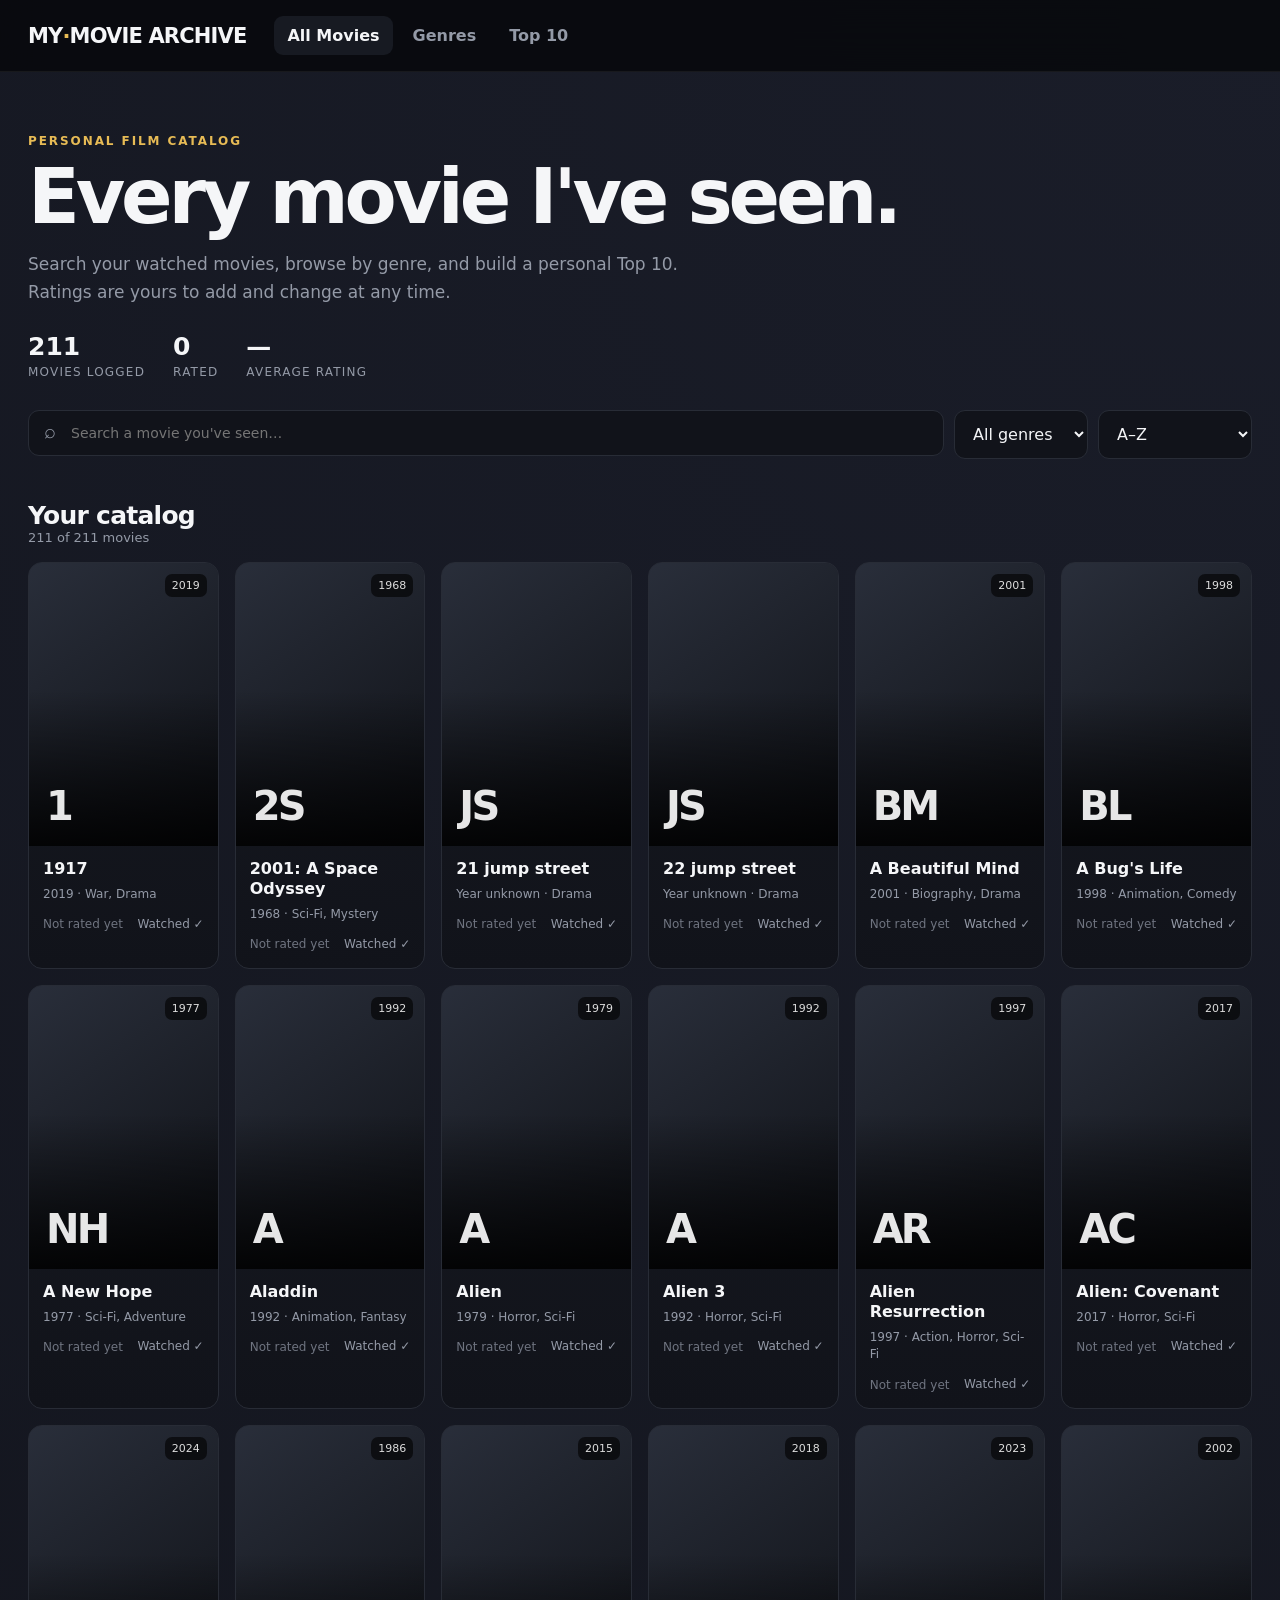
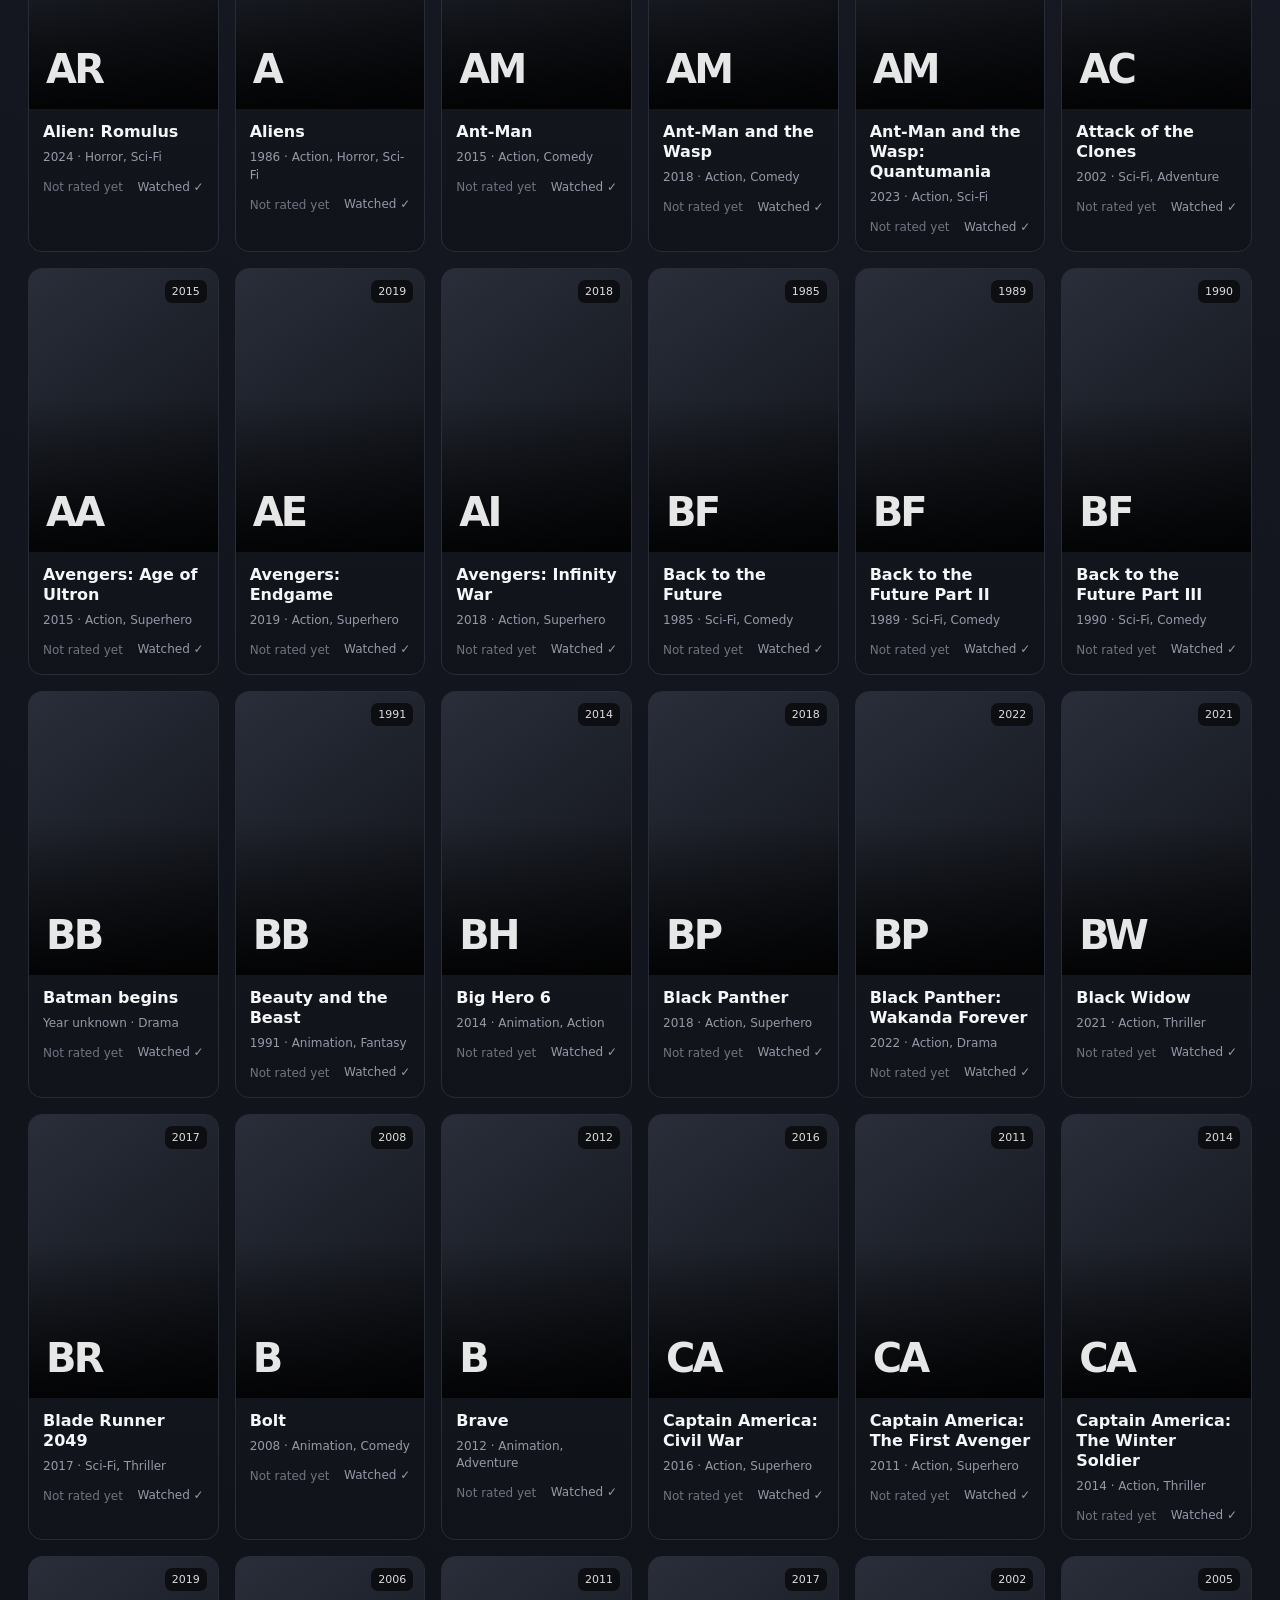
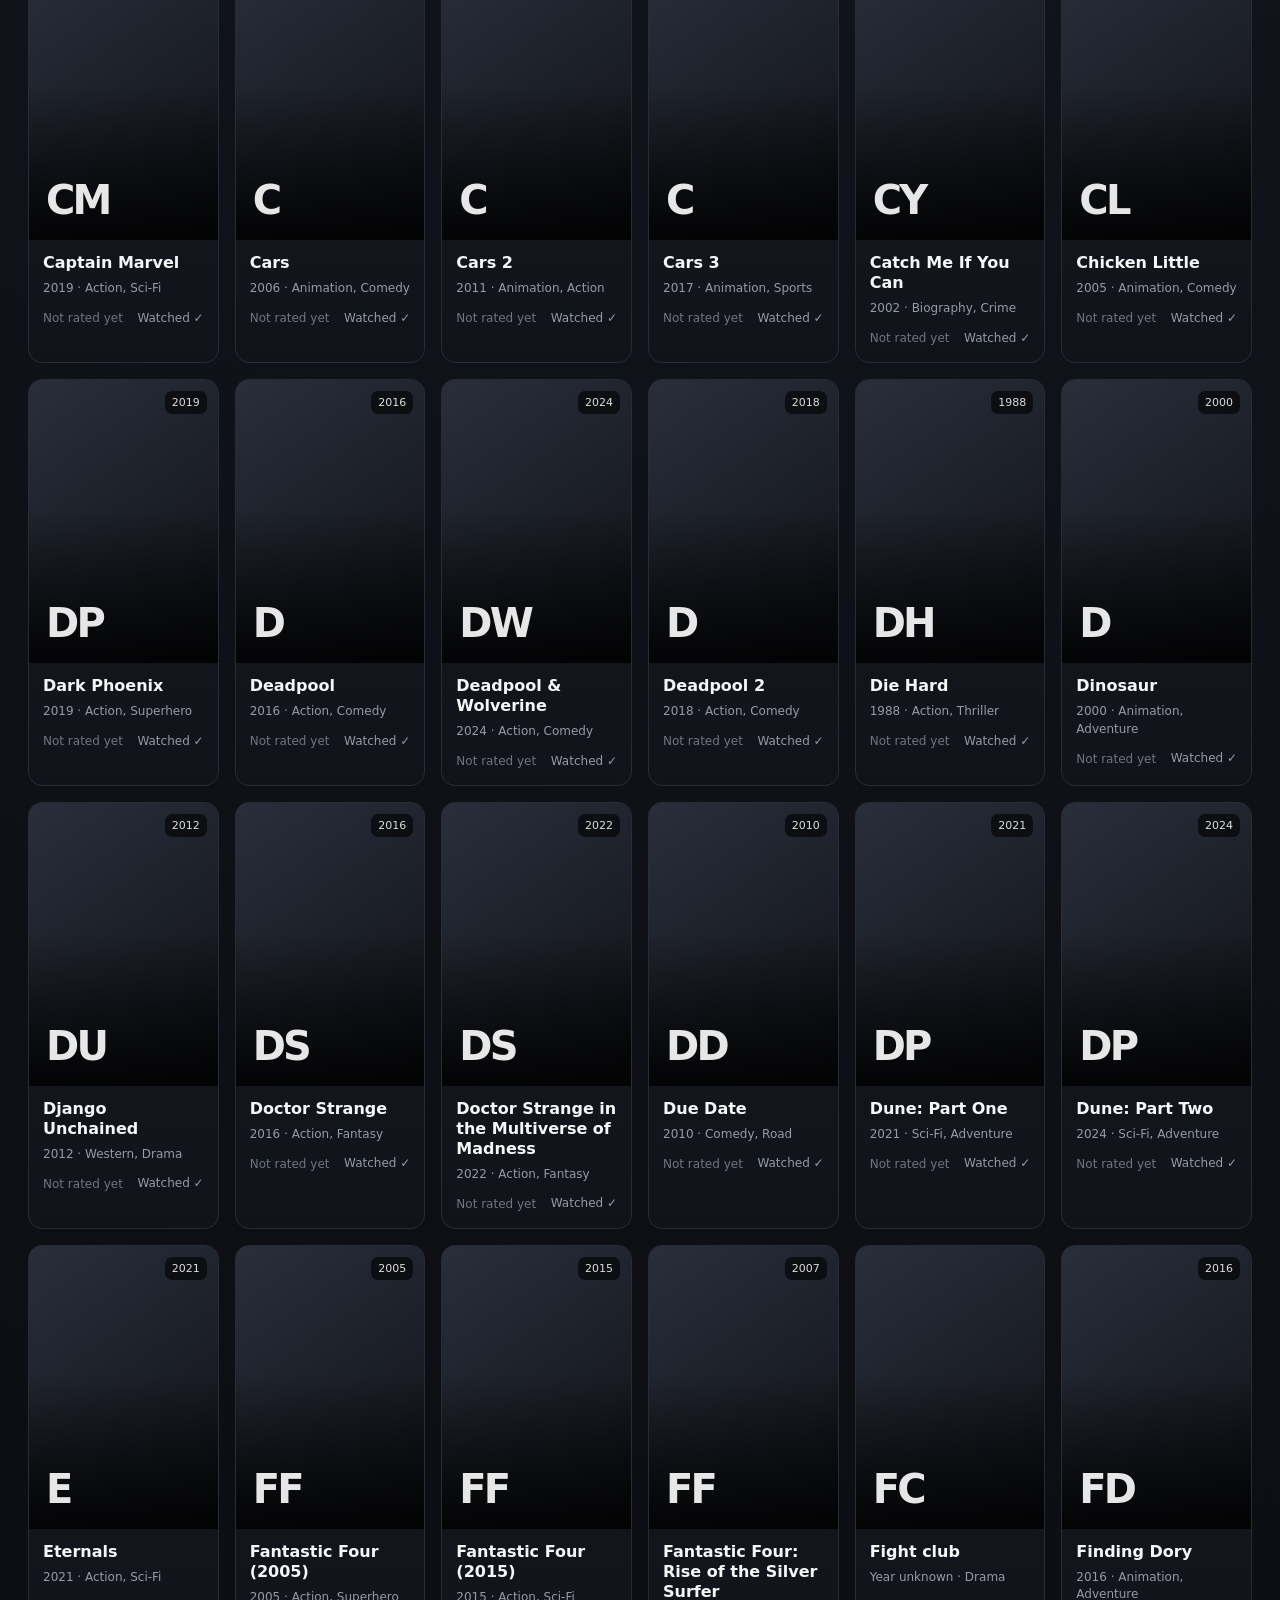
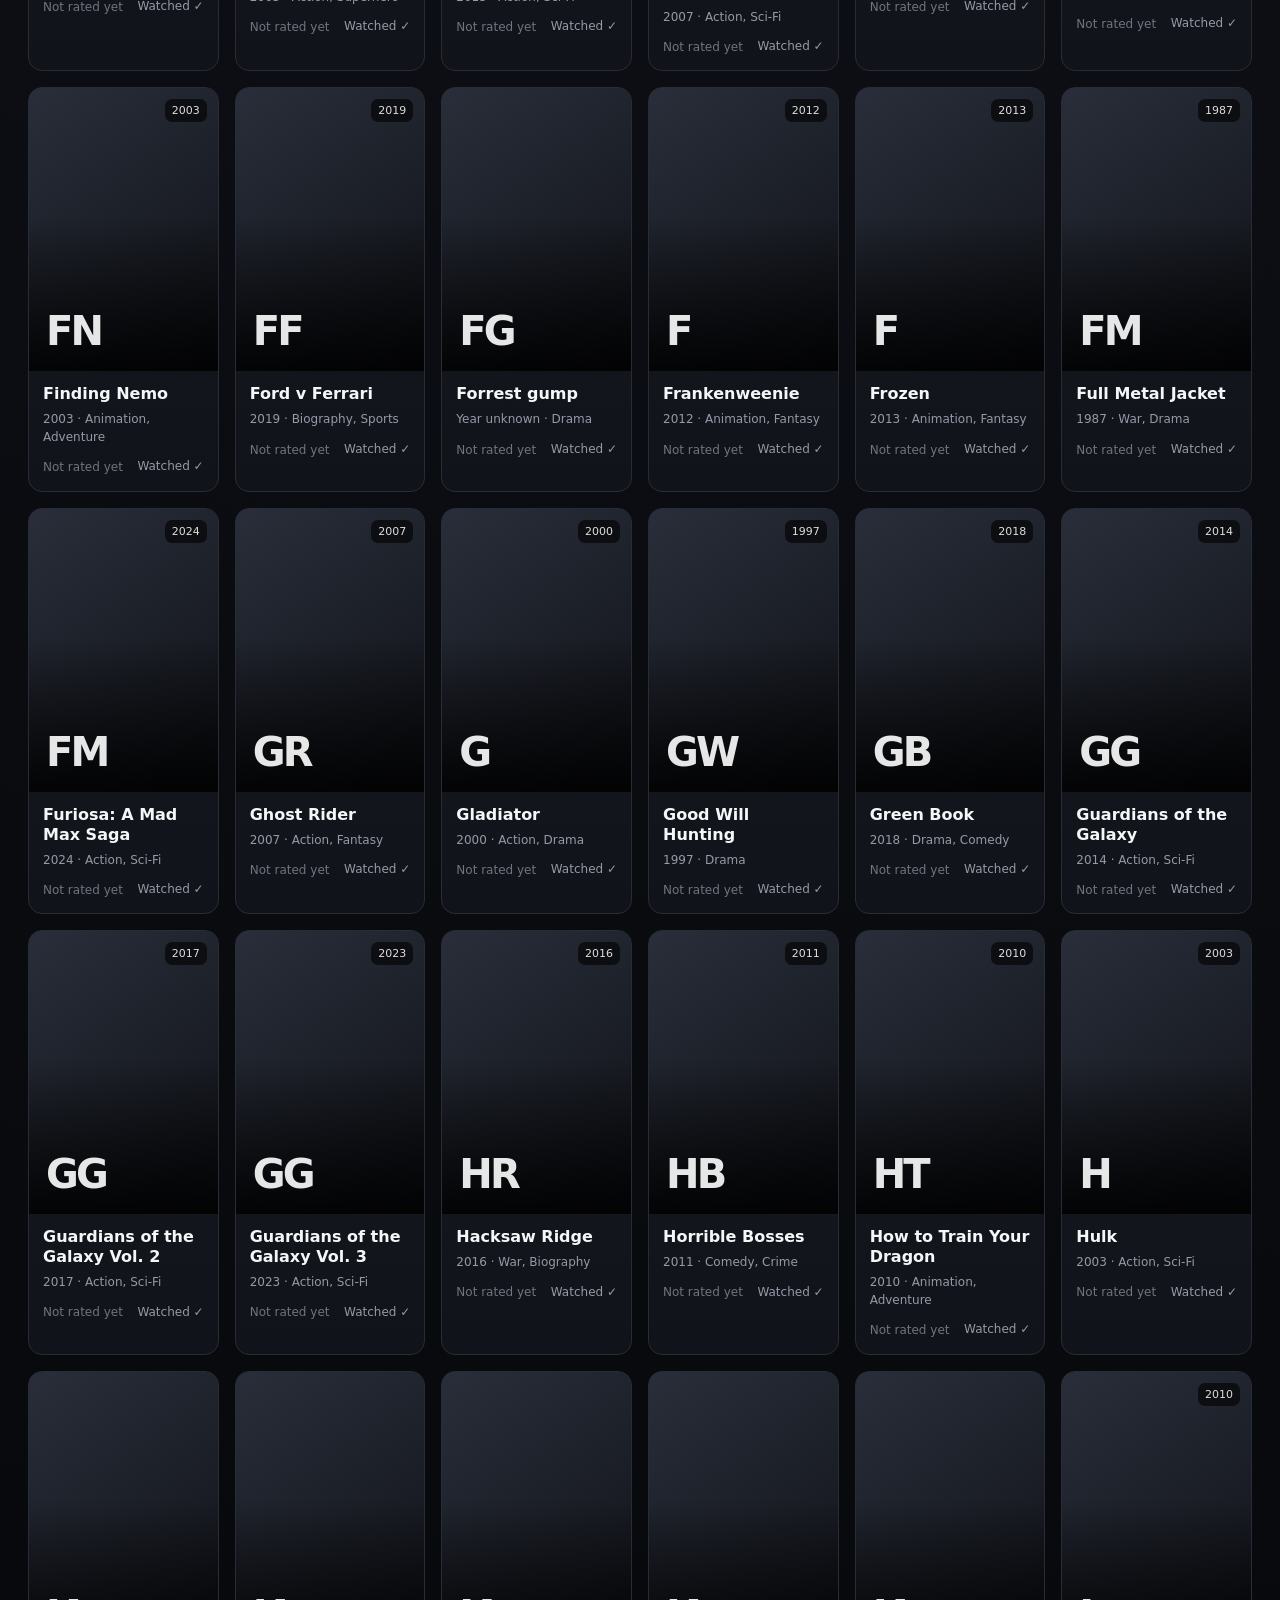
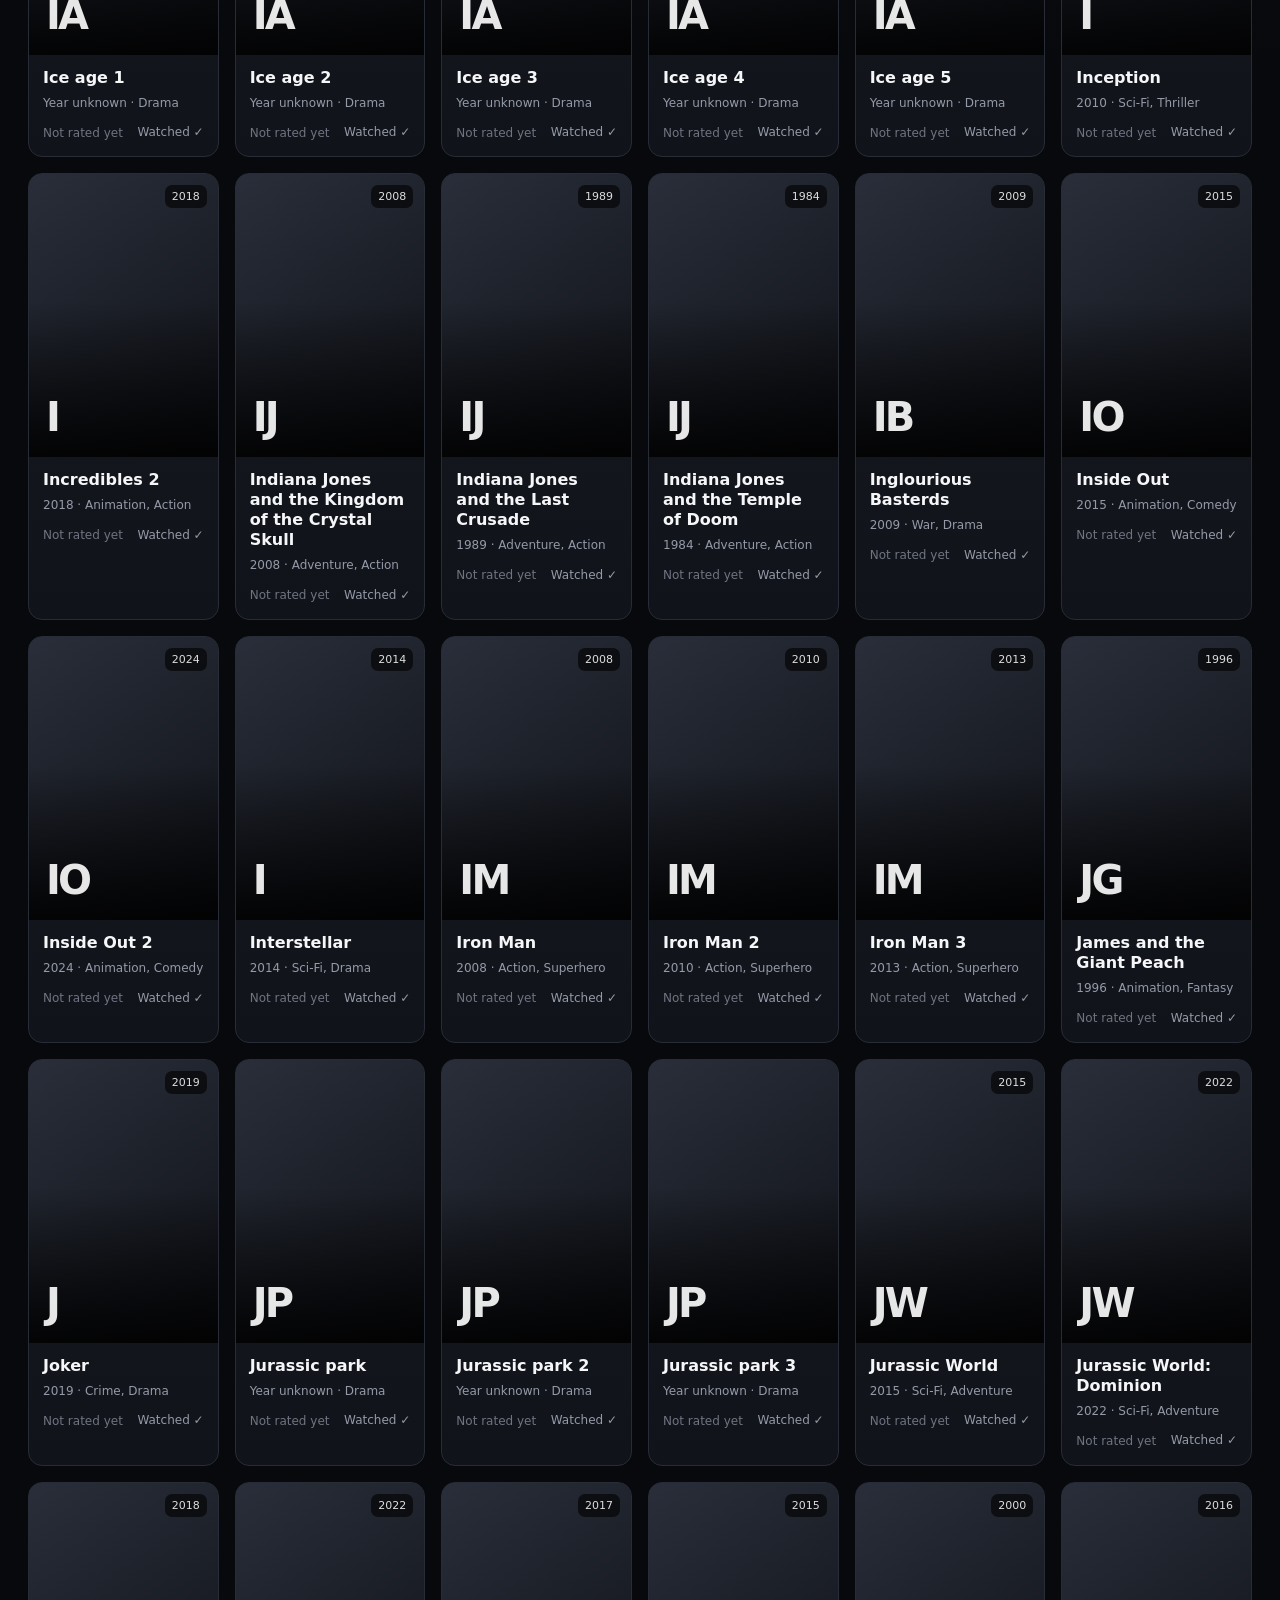
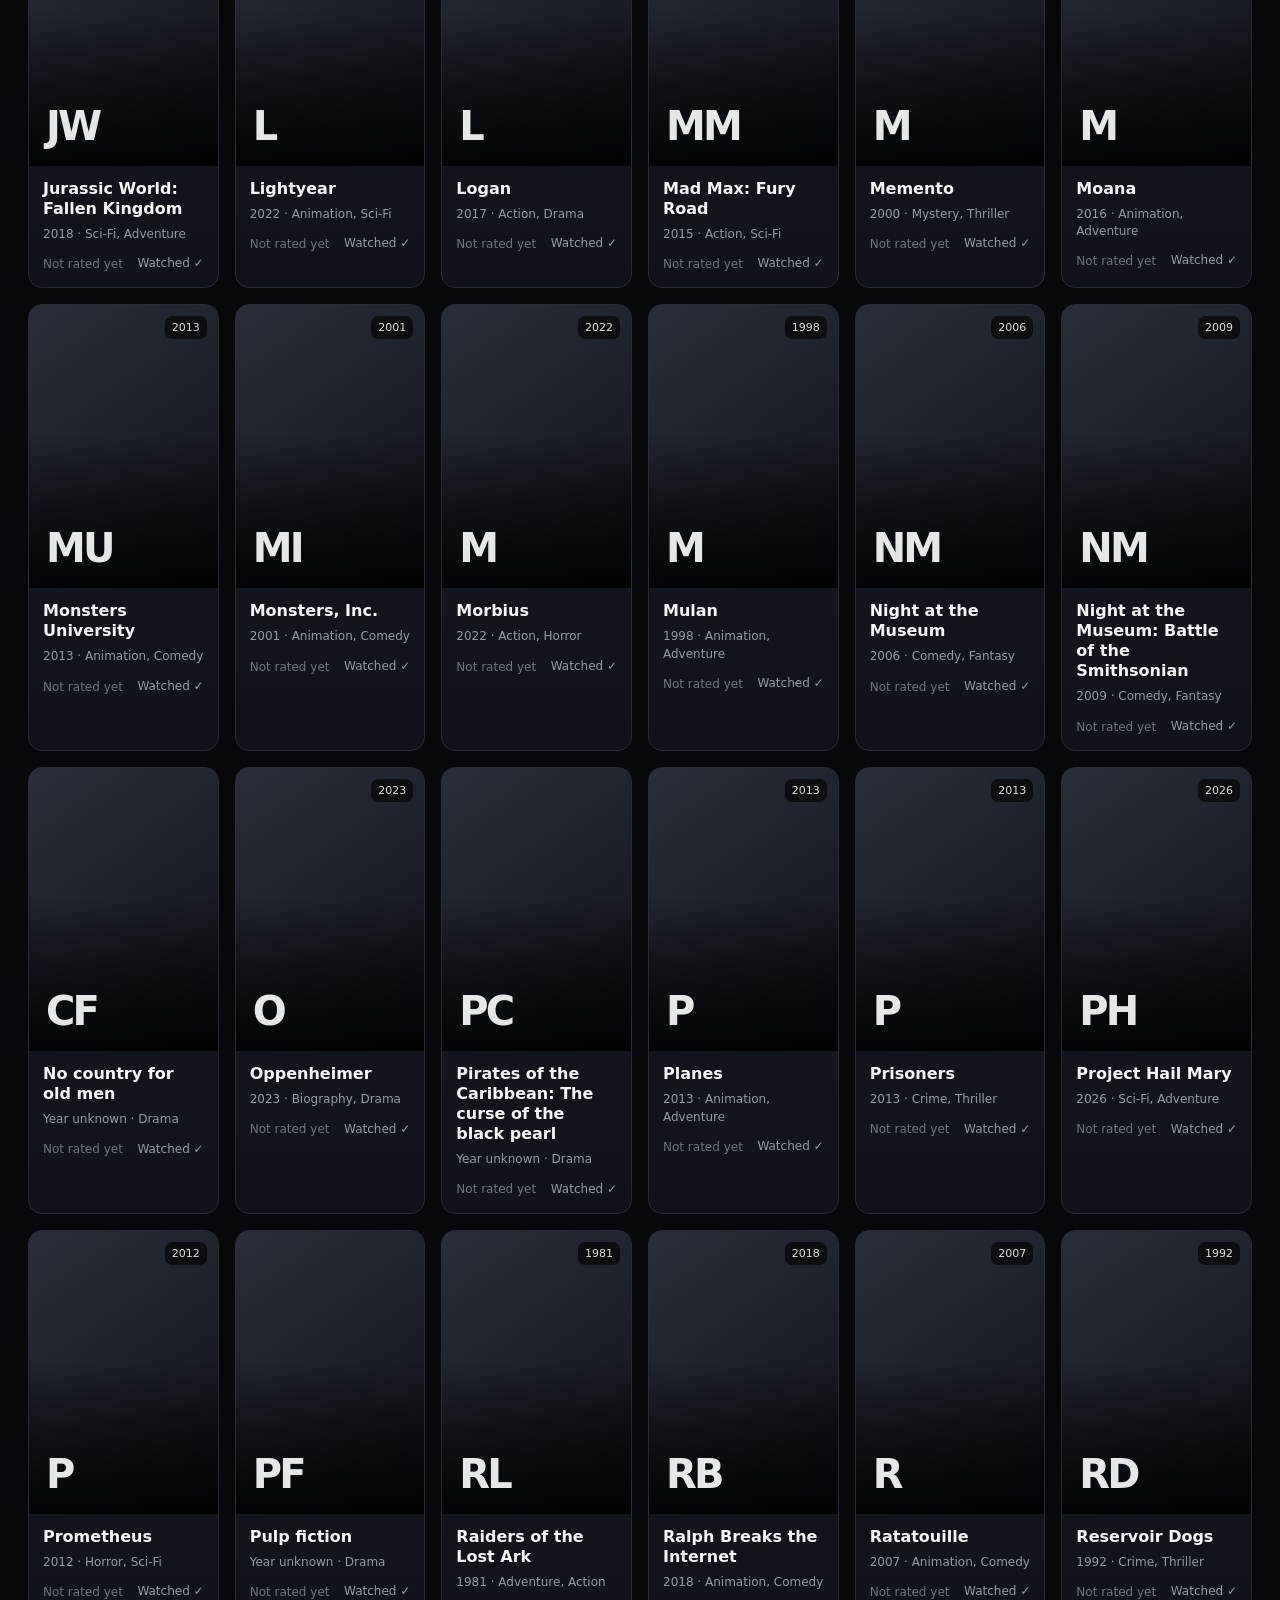
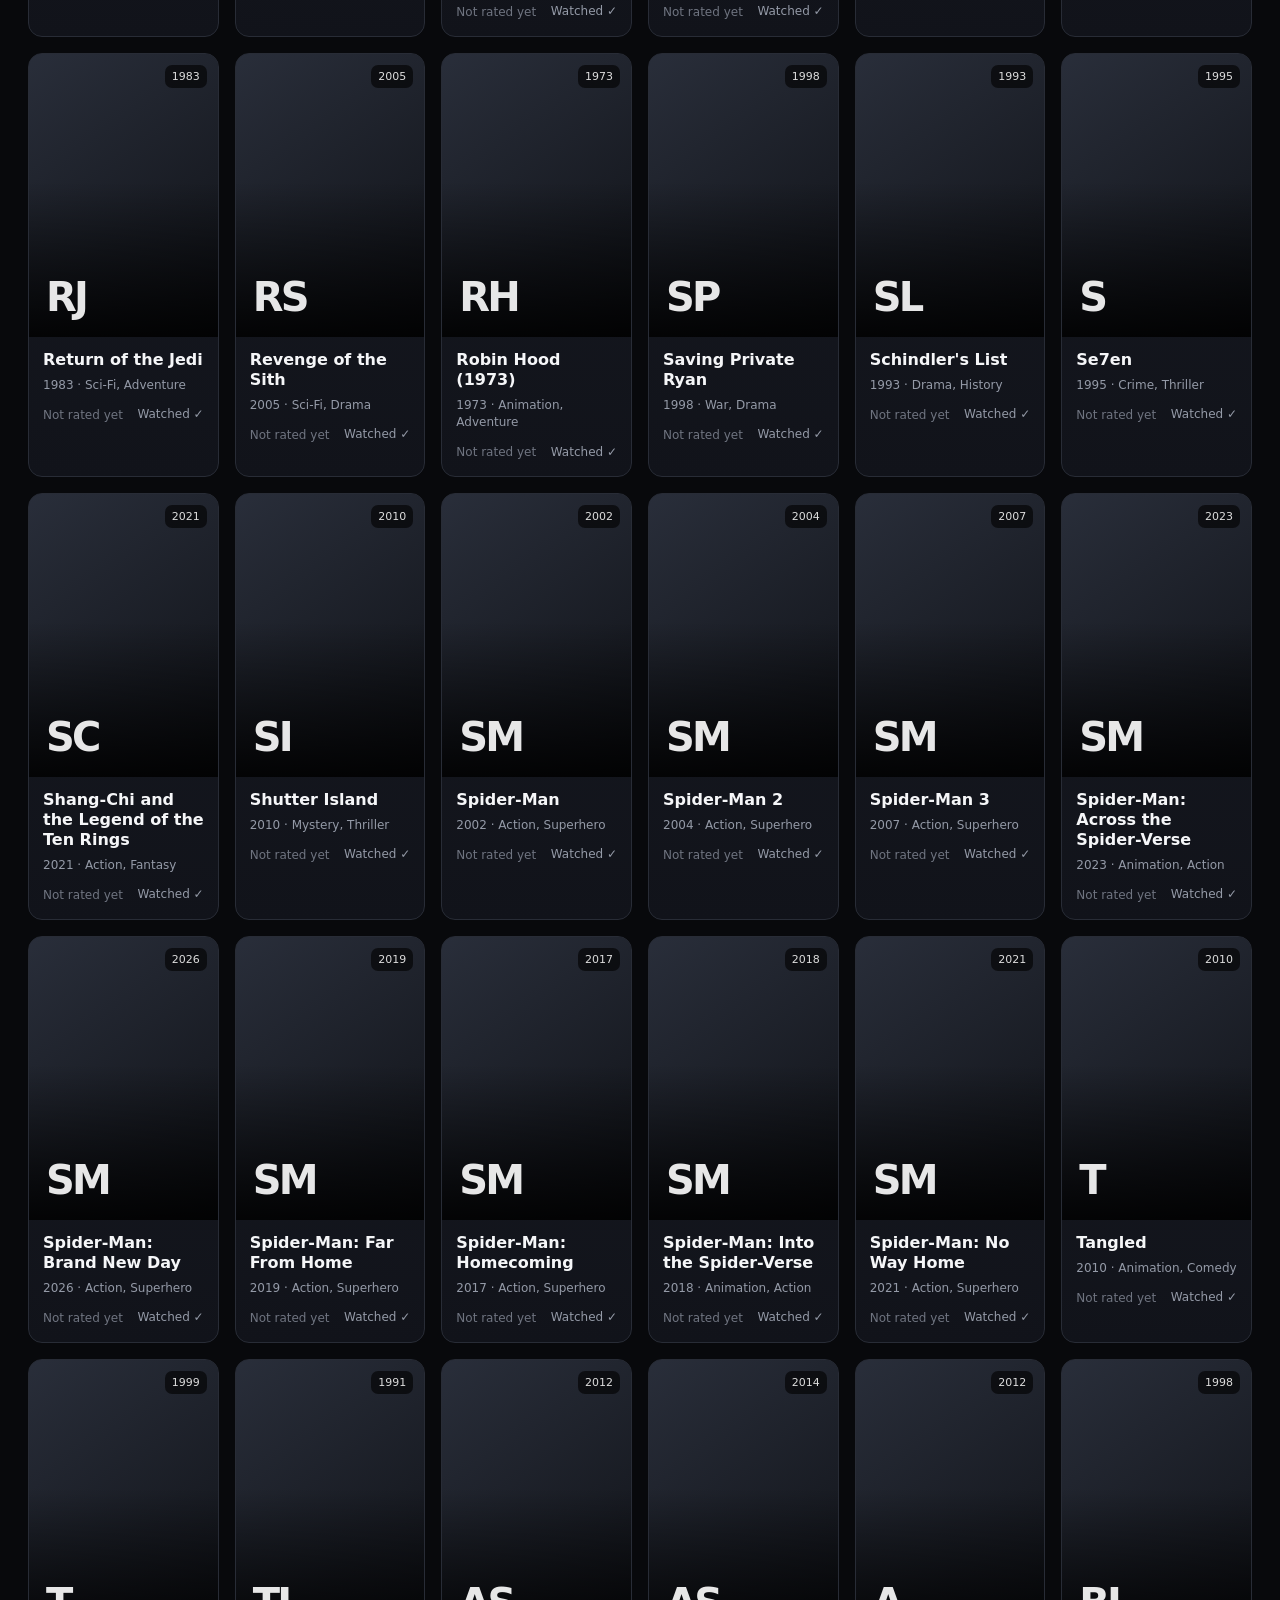
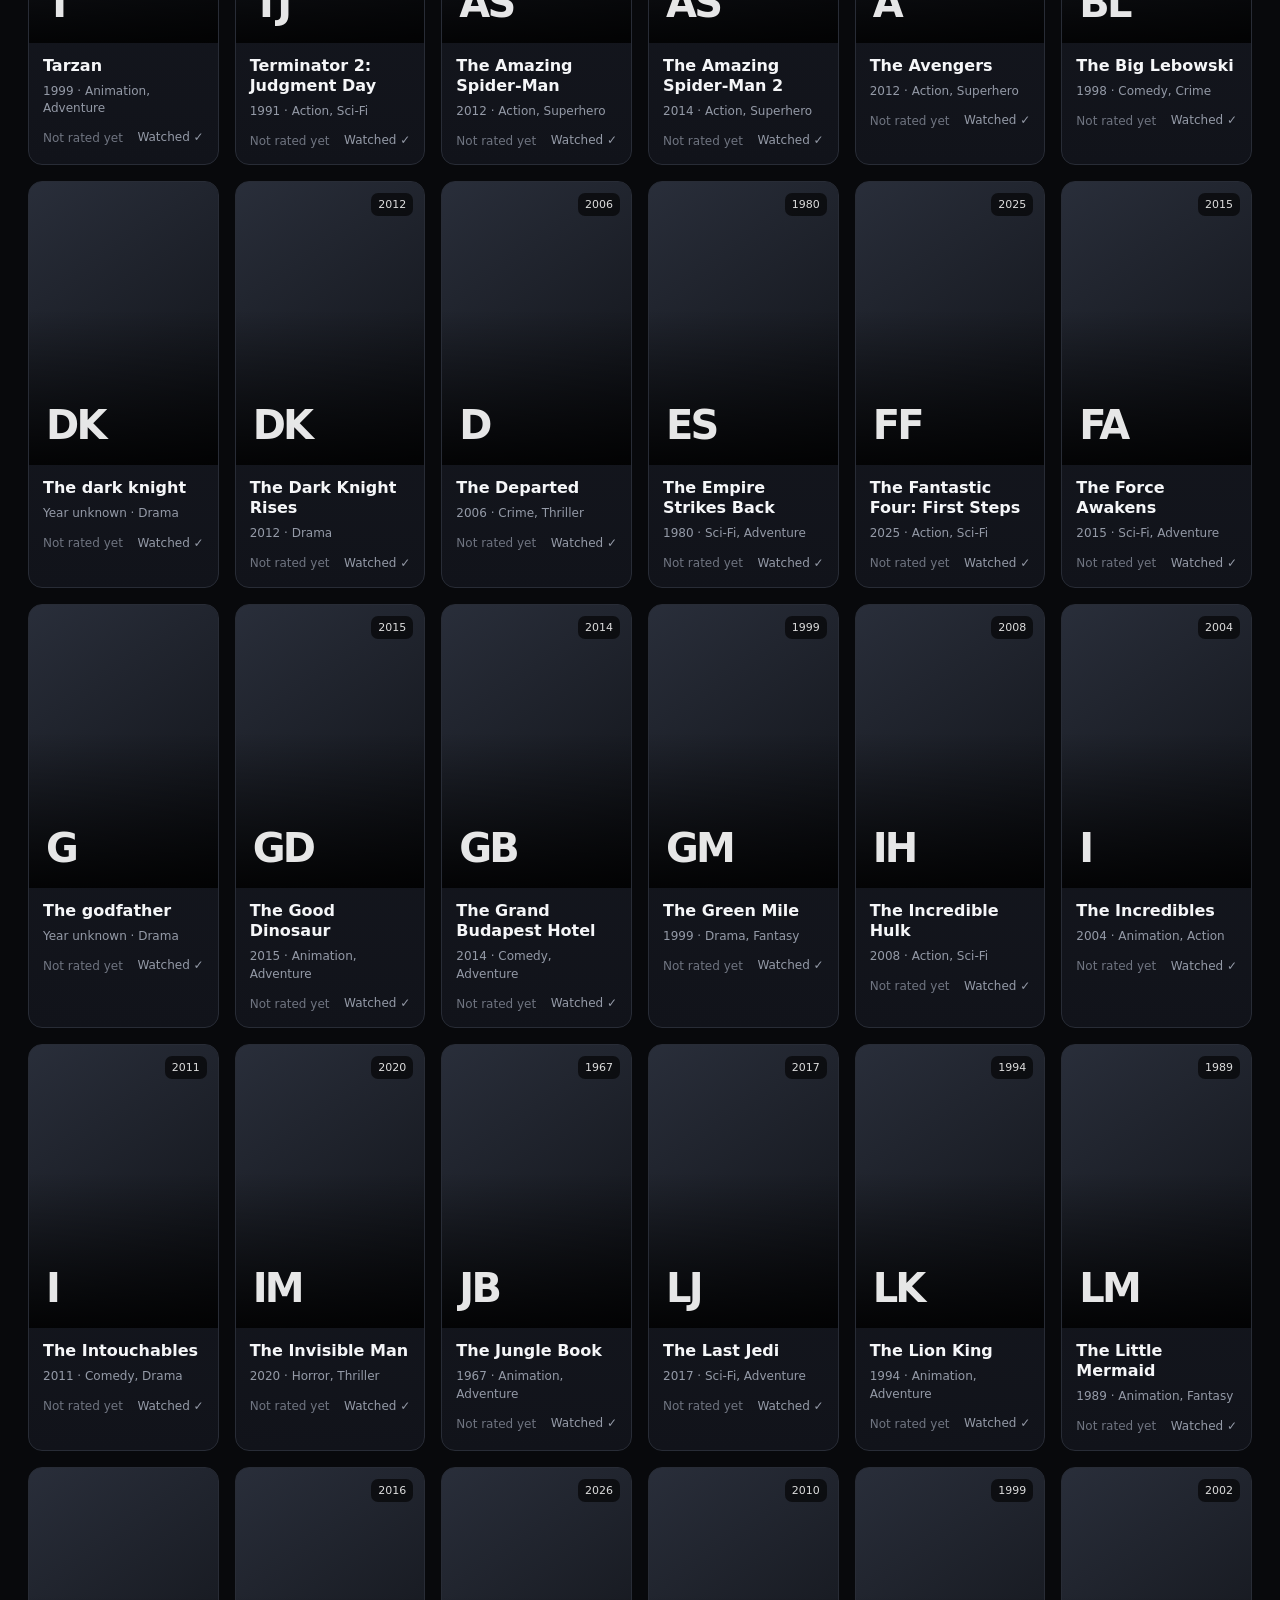
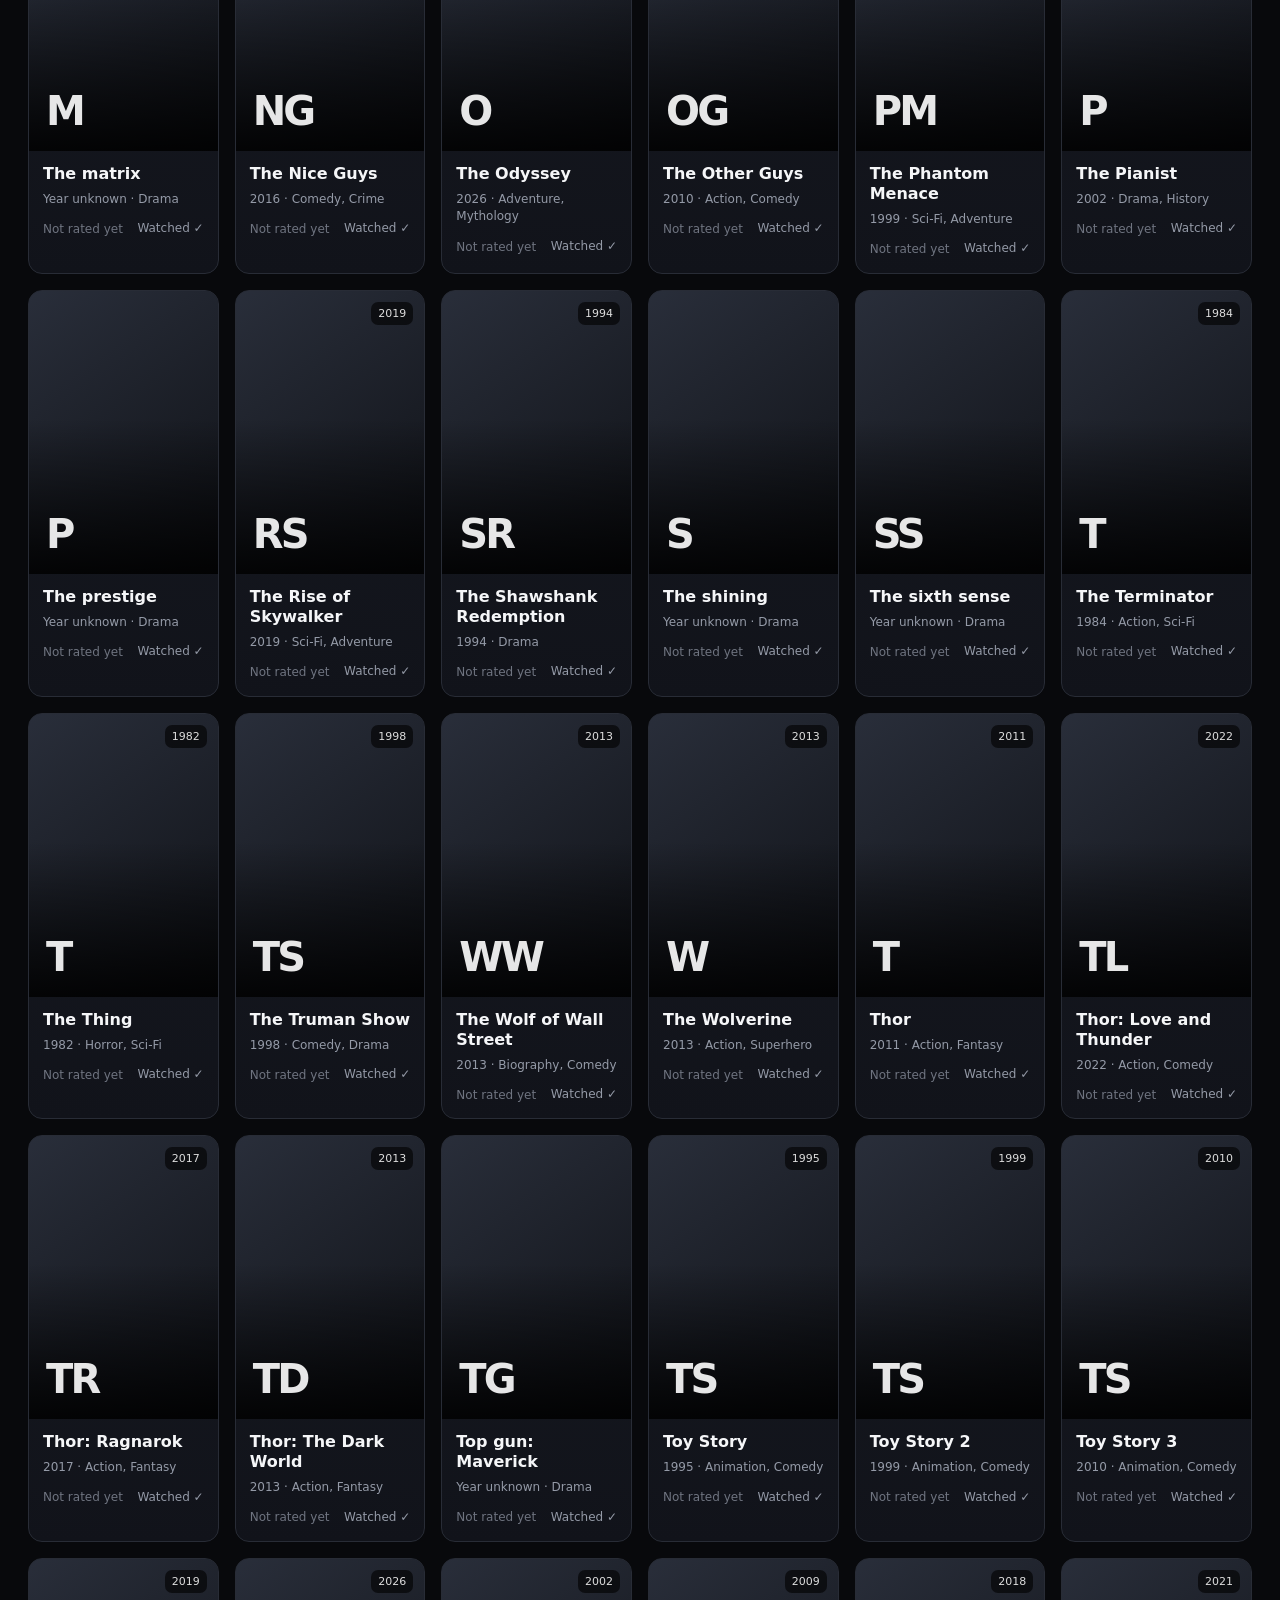
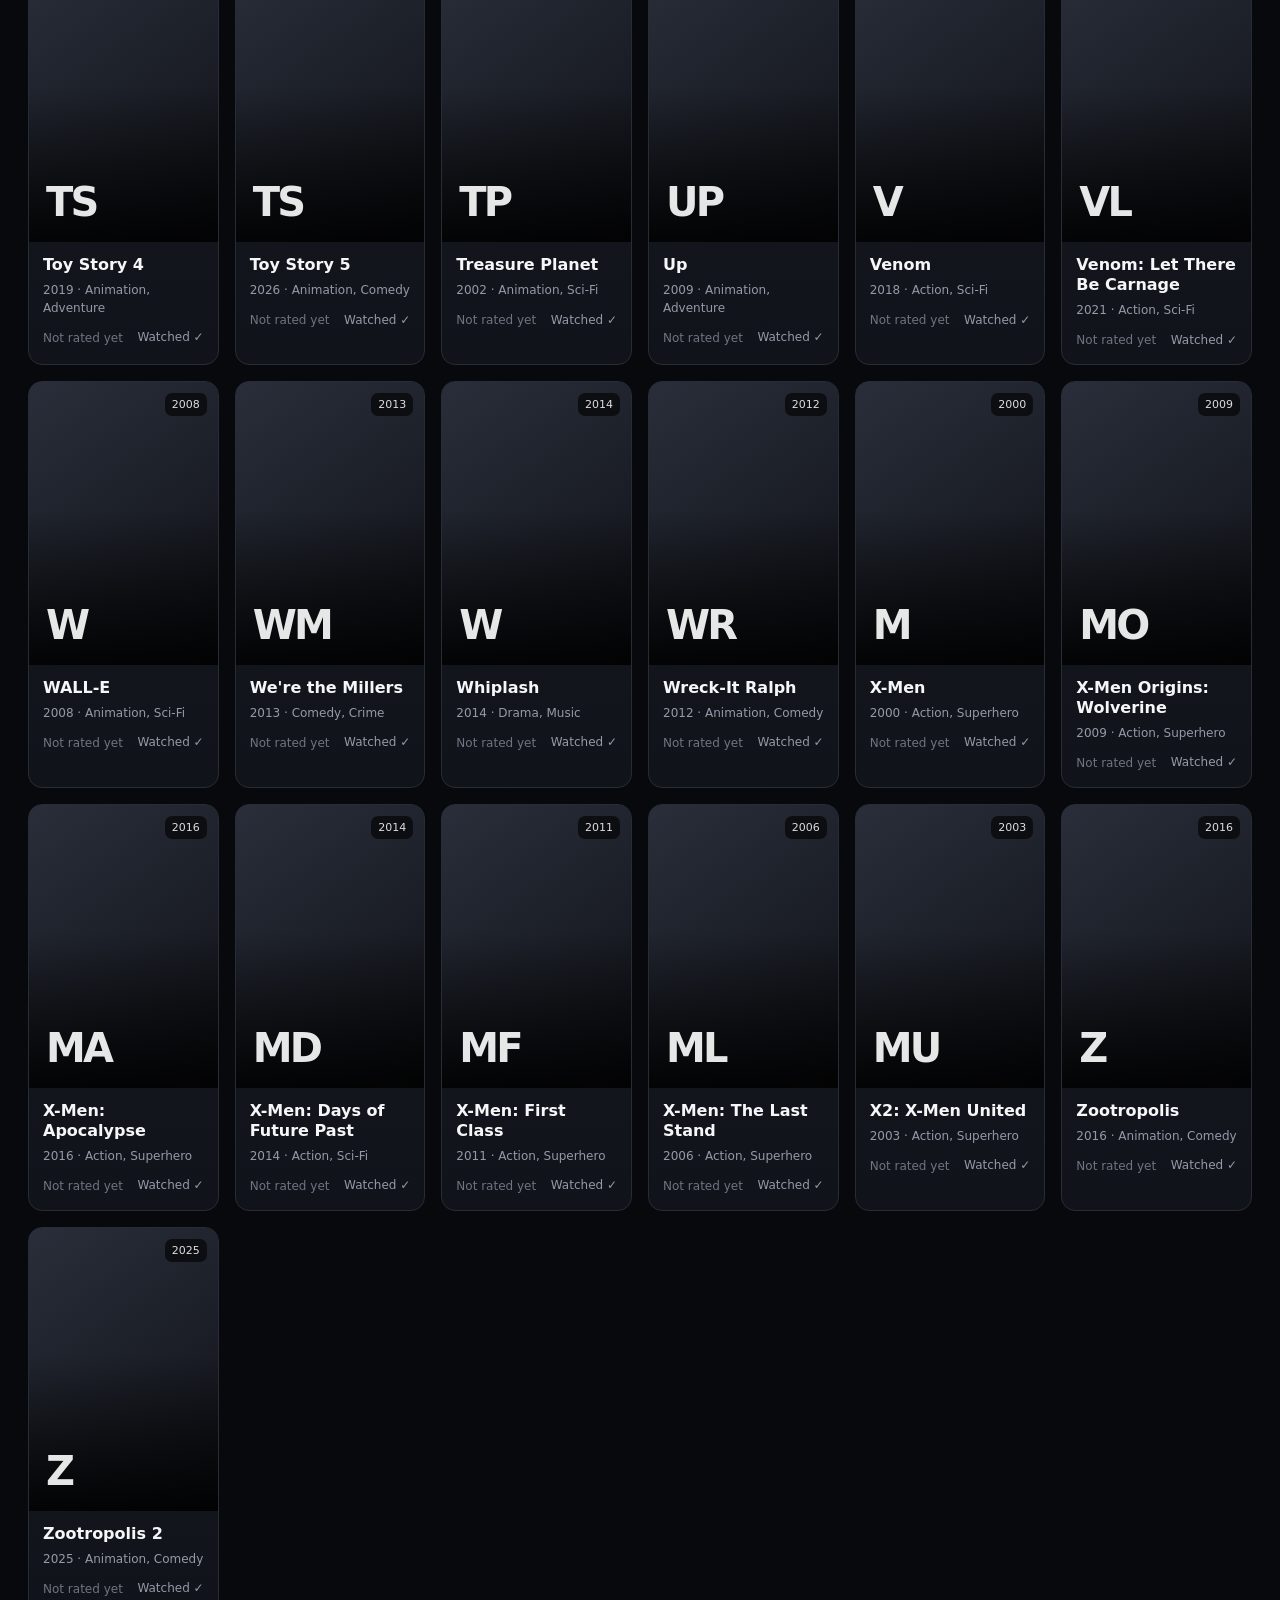
<file: index.html>
<!doctype html><html lang="en"><head><meta charset="utf-8"><meta name="viewport" content="width=device-width,initial-scale=1"><title>My Movie Archive</title><meta name="description" content="A personal catalog of movies watched, rated and ranked."><link rel="stylesheet" href="style.css"></head><body>
<header><div class="nav"><a class="logo" href="index.html">MY<span>·</span>MOVIE ARCHIVE</a><nav><a class="active" href="index.html">All Movies</a><a href="genres.html">Genres</a><a href="index.html#top10">Top 10</a></nav></div></header>
<section class="hero"><div class="kicker">Personal film catalog</div><h1>Every movie I've seen.</h1><p>Search your watched movies, browse by genre, and build a personal Top 10. Ratings are yours to add and change at any time.</p><div class="stats"><div class="stat"><strong id="count">0</strong><span>Movies logged</span></div><div class="stat"><strong id="rated">0</strong><span>Rated</span></div><div class="stat"><strong id="avg">—</strong><span>Average rating</span></div></div></section>
<div class="controls"><div class="search"><input id="search" placeholder="Search a movie you've seen…"></div><select id="genre"><option value="">All genres</option></select><select id="sort"><option value="title">A–Z</option><option value="rating">Rating</option><option value="year">Release year</option></select></div>
<main><section><div class="section-head"><div><h2>Your catalog</h2><p id="resultCount"></p></div></div><div class="grid" id="grid"></div></section><section id="top10" style="margin-top:55px"><div class="section-head"><div><h2>Your Top 10</h2><p>Rated movies automatically rise to the top.</p></div></div><div class="notice" id="topNotice" style="margin-bottom:14px"></div><div class="toplist" id="toplist"></div></section></main>
<footer>Built as a static site for GitHub Pages. Poster images are loaded from Wikipedia's public image API; ratings are saved in this browser.</footer>
<div class="modal" id="modal"><div class="dialog"><div class="dialog-top"><div class="dialog-poster" id="dialogPoster"></div><div class="dialog-content"><button class="close" id="close">×</button><h2 id="dialogTitle"></h2><div id="dialogMeta"></div><div id="dialogTags"></div><p class="synopsis" id="dialogSynopsis"></p><div class="ratebox"><strong>Your rating</strong><input id="dialogRating" type="number" min="0" max="10" step=".1" placeholder="—"><span>/ 10</span><button class="small-btn" id="saveRating">Save</button></div></div></div></div></div>
<script src="movies.js"></script><script src="app.js"></script></body></html>
</file>
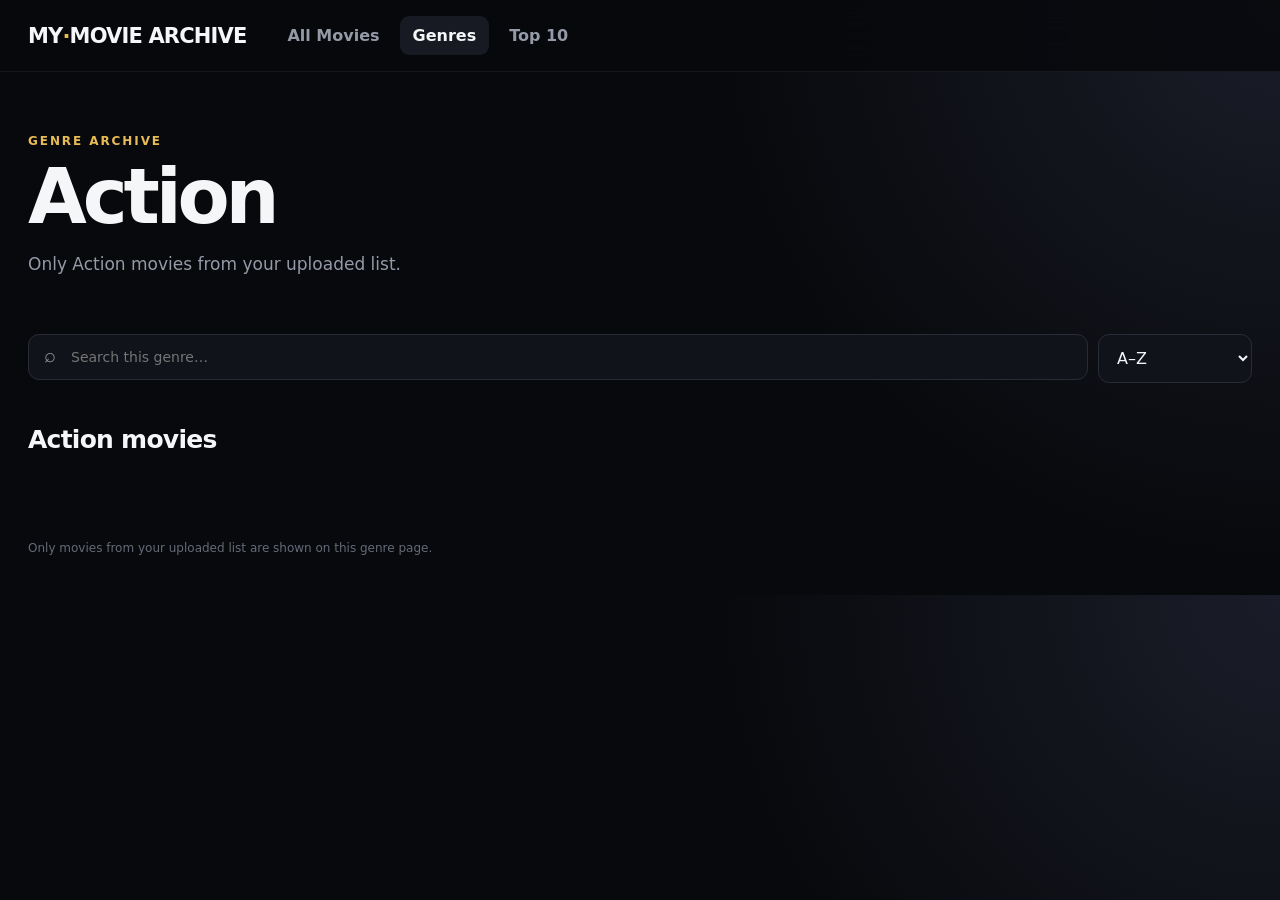
<file: genre.html>
<!doctype html><html lang="en"><head><meta charset="utf-8"><meta name="viewport" content="width=device-width,initial-scale=1"><title>Genre · My Movie Archive</title><link rel="stylesheet" href="style.css"></head><body><header><div class="nav"><a class="logo" href="index.html">MY<span>·</span>MOVIE ARCHIVE</a><nav><a href="index.html">All Movies</a><a class="active" href="genres.html">Genres</a><a href="index.html#top10">Top 10</a></nav></div></header><section class="hero"><div class="kicker">Genre archive</div><h1 id="genreTitle">Genre</h1><p id="genreDesc">Movies from your list in this genre.</p></section><div class="controls"><div class="search"><input id="search" placeholder="Search this genre…"></div><select id="sort"><option value="title">A–Z</option><option value="rating">Rating</option><option value="year">Release year</option></select></div><main><div class="section-head"><div><h2 id="genreHeading">Movies</h2><p id="resultCount"></p></div></div><div class="grid" id="grid"></div></main><footer>Only movies from your uploaded list are shown on this genre page.</footer><div class="modal" id="modal"><div class="dialog"><div class="dialog-top"><div class="dialog-poster" id="dialogPoster"></div><div class="dialog-content"><button class="close" id="close">×</button><h2 id="dialogTitle"></h2><div id="dialogMeta"></div><div id="dialogTags"></div><p class="synopsis" id="dialogSynopsis"></p><div class="ratebox"><strong>Your rating</strong><input id="dialogRating" type="number" min="0" max="10" step=".1" placeholder="—"><span>/ 10</span><button class="small-btn" id="saveRating">Save</button></div></div></div></div></div><script src="movies.js"></script><script>
const params=new URLSearchParams(location.search);const wanted=params.get('genre')||'Action';document.title=wanted+' · My Movie Archive';document.getElementById('genreTitle').textContent=wanted;document.getElementById('genreDesc').textContent='Only '+wanted+' movies from your uploaded list.';document.getElementById('genreHeading').textContent=wanted+' movies';
const subset=MOVIES.filter(m=>m.genre.split(', ').includes(wanted));
const original=MOVIES;MOVIES=subset;
</script><script src="app.js"></script></body></html>
</file>
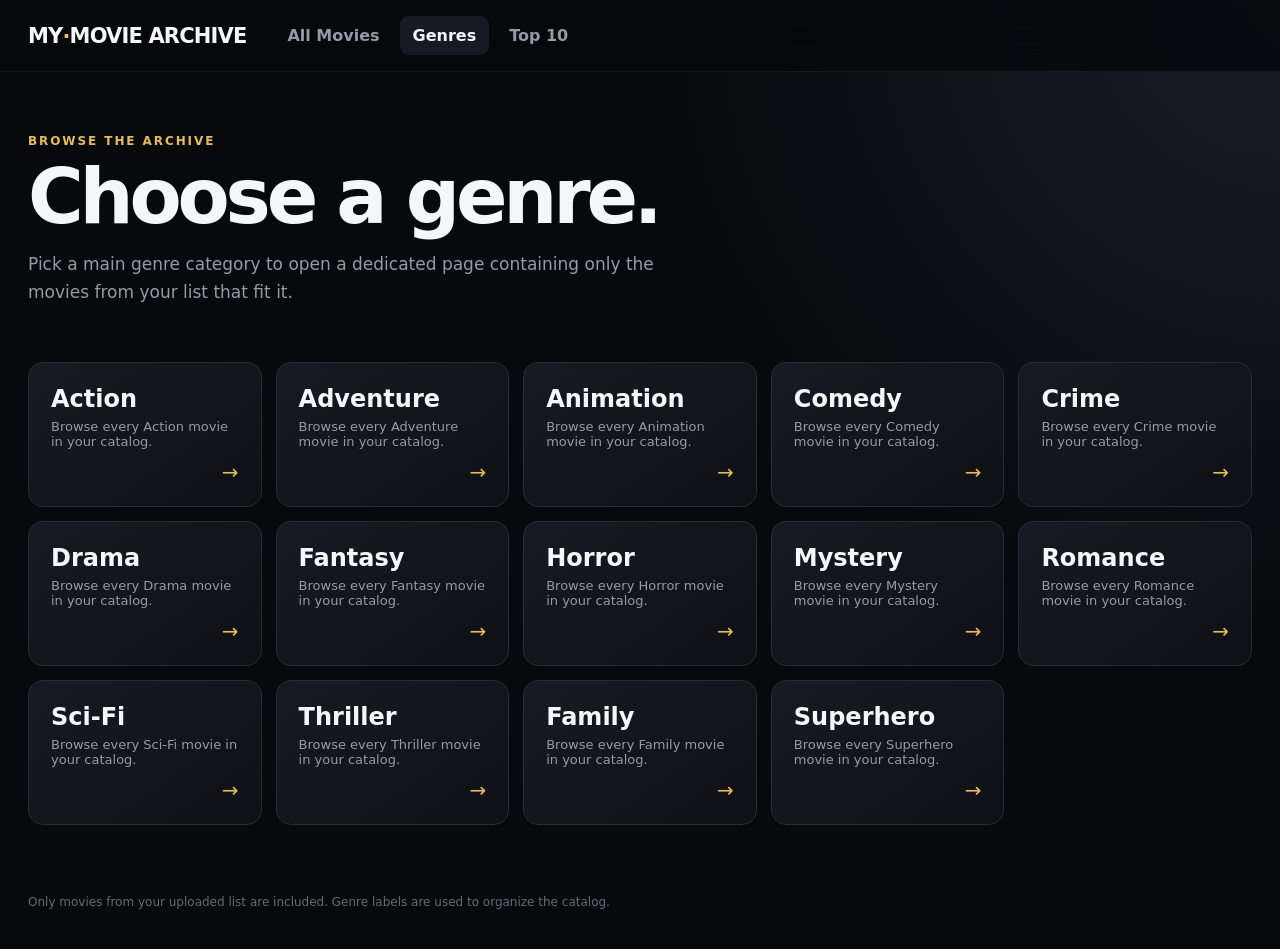
<file: genres.html>
<!doctype html><html lang="en"><head><meta charset="utf-8"><meta name="viewport" content="width=device-width,initial-scale=1"><title>Genres · My Movie Archive</title><link rel="stylesheet" href="style.css"></head><body><header><div class="nav"><a class="logo" href="index.html">MY<span>·</span>MOVIE ARCHIVE</a><nav><a href="index.html">All Movies</a><a class="active" href="genres.html">Genres</a><a href="index.html#top10">Top 10</a></nav></div></header><section class="hero"><div class="kicker">Browse the archive</div><h1>Choose a genre.</h1><p>Pick a main genre category to open a dedicated page containing only the movies from your list that fit it.</p></section><main><div class="genre-grid"><a class="genre-card" href="genre.html?genre=Action"><div><h3>Action</h3><p>Browse every Action movie in your catalog.</p></div><div class="genre-arrow">→</div></a><a class="genre-card" href="genre.html?genre=Adventure"><div><h3>Adventure</h3><p>Browse every Adventure movie in your catalog.</p></div><div class="genre-arrow">→</div></a><a class="genre-card" href="genre.html?genre=Animation"><div><h3>Animation</h3><p>Browse every Animation movie in your catalog.</p></div><div class="genre-arrow">→</div></a><a class="genre-card" href="genre.html?genre=Comedy"><div><h3>Comedy</h3><p>Browse every Comedy movie in your catalog.</p></div><div class="genre-arrow">→</div></a><a class="genre-card" href="genre.html?genre=Crime"><div><h3>Crime</h3><p>Browse every Crime movie in your catalog.</p></div><div class="genre-arrow">→</div></a><a class="genre-card" href="genre.html?genre=Drama"><div><h3>Drama</h3><p>Browse every Drama movie in your catalog.</p></div><div class="genre-arrow">→</div></a><a class="genre-card" href="genre.html?genre=Fantasy"><div><h3>Fantasy</h3><p>Browse every Fantasy movie in your catalog.</p></div><div class="genre-arrow">→</div></a><a class="genre-card" href="genre.html?genre=Horror"><div><h3>Horror</h3><p>Browse every Horror movie in your catalog.</p></div><div class="genre-arrow">→</div></a><a class="genre-card" href="genre.html?genre=Mystery"><div><h3>Mystery</h3><p>Browse every Mystery movie in your catalog.</p></div><div class="genre-arrow">→</div></a><a class="genre-card" href="genre.html?genre=Romance"><div><h3>Romance</h3><p>Browse every Romance movie in your catalog.</p></div><div class="genre-arrow">→</div></a><a class="genre-card" href="genre.html?genre=Sci-Fi"><div><h3>Sci-Fi</h3><p>Browse every Sci-Fi movie in your catalog.</p></div><div class="genre-arrow">→</div></a><a class="genre-card" href="genre.html?genre=Thriller"><div><h3>Thriller</h3><p>Browse every Thriller movie in your catalog.</p></div><div class="genre-arrow">→</div></a><a class="genre-card" href="genre.html?genre=Family"><div><h3>Family</h3><p>Browse every Family movie in your catalog.</p></div><div class="genre-arrow">→</div></a><a class="genre-card" href="genre.html?genre=Superhero"><div><h3>Superhero</h3><p>Browse every Superhero movie in your catalog.</p></div><div class="genre-arrow">→</div></a></div></main><footer>Only movies from your uploaded list are included. Genre labels are used to organize the catalog.</footer></body></html>
</file>
<file: style.css>
:root{--bg:#08090c;--panel:#11131a;--panel2:#171a22;--text:#f5f6f8;--muted:#949aa7;--line:#282c36;--accent:#e7bb55}
*{box-sizing:border-box}html{scroll-behavior:smooth}body{margin:0;background:radial-gradient(circle at top right,#1a1d29 0,#08090c 40%),var(--bg);color:var(--text);font-family:Inter,ui-sans-serif,system-ui,-apple-system,BlinkMacSystemFont,"Segoe UI",sans-serif}a{color:inherit;text-decoration:none}button,select,input{font:inherit}
header{position:sticky;top:0;z-index:20;background:rgba(8,9,12,.86);backdrop-filter:blur(18px);border-bottom:1px solid rgba(255,255,255,.06)}.nav{max-width:1400px;margin:auto;padding:16px 28px;display:flex;align-items:center;gap:28px}.logo{font-weight:850;letter-spacing:-.04em;font-size:21px;white-space:nowrap}.logo span{color:var(--accent)}nav{display:flex;gap:7px;flex:1}nav a{color:var(--muted);padding:10px 13px;border-radius:9px;font-weight:650}nav a.active,nav a:hover{background:var(--panel2);color:var(--text)}
.hero{max-width:1400px;margin:auto;padding:62px 28px 30px}.kicker{color:var(--accent);font-size:12px;font-weight:800;text-transform:uppercase;letter-spacing:.16em}h1{font-size:clamp(40px,6vw,76px);line-height:.95;letter-spacing:-.055em;margin:13px 0 17px;max-width:900px}.hero p{max-width:680px;color:var(--muted);font-size:17px;line-height:1.65;margin:0 0 26px}.stats{display:flex;gap:28px;flex-wrap:wrap}.stat strong{font-size:25px;display:block}.stat span{font-size:12px;color:var(--muted);text-transform:uppercase;letter-spacing:.1em}
.controls{max-width:1400px;margin:auto;padding:0 28px 24px;display:flex;gap:10px;flex-wrap:wrap}.search{flex:1;min-width:250px;position:relative}.search input{width:100%;padding:14px 17px 14px 42px;border:1px solid var(--line);border-radius:11px;background:var(--panel);color:var(--text);outline:none;font-size:14px}.search input:focus{border-color:#4d5260}.search:before{content:"⌕";position:absolute;left:16px;top:9px;font-size:20px;color:var(--muted)}select,.small-btn{background:var(--panel);border:1px solid var(--line);color:var(--text);border-radius:11px;padding:13px 14px;cursor:pointer}.small-btn:hover{border-color:#4b505d}
main{max-width:1400px;margin:auto;padding:0 28px 70px}.section-head{display:flex;justify-content:space-between;align-items:end;margin:18px 0 17px;gap:15px}.section-head h2{margin:0;font-size:25px;letter-spacing:-.03em}.section-head p{margin:0;color:var(--muted);font-size:13px}.grid{display:grid;grid-template-columns:repeat(auto-fill,minmax(190px,1fr));gap:16px}.card{background:linear-gradient(180deg,var(--panel2),var(--panel));border:1px solid var(--line);border-radius:14px;overflow:hidden;cursor:pointer;transition:transform .2s,border-color .2s,box-shadow .2s}.card:hover{transform:translateY(-4px);border-color:#414652;box-shadow:0 16px 38px rgba(0,0,0,.28)}.poster{aspect-ratio:2/3;background:linear-gradient(145deg,#272b37,#0f1116);position:relative;overflow:hidden}.poster img{width:100%;height:100%;object-fit:cover;display:block;opacity:0;transition:opacity .25s}.poster img.loaded{opacity:1}.poster .fallback{position:absolute;inset:0;display:flex;align-items:flex-end;padding:17px;background:linear-gradient(145deg,#292e3a,#0f1116)}.poster .fallback:after{content:"";position:absolute;inset:0;background:linear-gradient(180deg,transparent 45%,rgba(0,0,0,.86))}.poster .initials{position:relative;z-index:2;font-size:40px;font-weight:900;letter-spacing:-.07em;color:rgba(255,255,255,.9)}.poster .year{position:absolute;z-index:3;top:11px;right:11px;background:rgba(0,0,0,.62);padding:5px 7px;border-radius:7px;font-size:11px;color:#ddd}.cardbody{padding:13px 14px 15px}.title{font-weight:750;line-height:1.25;margin-bottom:7px}.meta{font-size:12px;color:var(--muted);line-height:1.45}.rating{margin-top:12px;display:flex;justify-content:space-between;align-items:center;gap:8px}.rating b{color:var(--accent);font-size:13px}.empty-rating{color:#6f7480;font-size:12px}
.genre-grid{display:grid;grid-template-columns:repeat(auto-fill,minmax(210px,1fr));gap:14px}.genre-card{min-height:145px;padding:22px;border:1px solid var(--line);border-radius:15px;background:linear-gradient(145deg,#171a22,#0e1015);display:flex;flex-direction:column;justify-content:space-between;transition:.2s}.genre-card:hover{transform:translateY(-4px);border-color:#4a4f5c}.genre-card h3{margin:0;font-size:24px}.genre-card p{margin:6px 0 0;color:var(--muted);font-size:13px}.genre-arrow{font-size:20px;color:var(--accent);align-self:flex-end}
.toplist{display:grid;gap:10px;max-width:900px}.toprow{display:grid;grid-template-columns:42px 1fr 90px 90px;gap:12px;align-items:center;background:var(--panel);border:1px solid var(--line);padding:13px 15px;border-radius:11px}.rank{font-size:22px;font-weight:850;color:#6f7480}.toprow:first-child .rank{color:var(--accent)}.topname{font-weight:700}.topmeta{color:var(--muted);font-size:12px;margin-top:3px}.score{color:var(--accent);font-weight:800;text-align:right}.edit{text-align:right}.edit input{width:62px;background:#0b0c10;color:white;border:1px solid var(--line);border-radius:7px;padding:7px}.notice{padding:18px;border:1px dashed #353946;border-radius:12px;color:var(--muted);line-height:1.6;background:rgba(255,255,255,.015)}
.modal{position:fixed;inset:0;background:rgba(0,0,0,.72);z-index:50;display:none;align-items:center;justify-content:center;padding:20px}.modal.open{display:flex}.dialog{max-width:800px;width:100%;max-height:90vh;overflow:auto;background:#111319;border:1px solid #303541;border-radius:16px;box-shadow:0 30px 100px rgba(0,0,0,.55)}.dialog-top{display:grid;grid-template-columns:230px 1fr}.dialog-poster{min-height:345px;background:#101217;position:relative;overflow:hidden}.dialog-poster img{width:100%;height:100%;min-height:345px;object-fit:cover}.dialog-content{padding:28px}.dialog h2{font-size:32px;letter-spacing:-.04em;margin:0 0 6px}.dialog .close{float:right;border:0;background:transparent;color:var(--muted);font-size:25px;cursor:pointer}.tag{display:inline-block;background:#20232c;color:#bfc3cc;padding:5px 8px;border-radius:7px;font-size:11px;margin:8px 5px 8px 0}.synopsis{color:#c2c6ce;line-height:1.65;font-size:14px;margin:16px 0 20px}.ratebox{display:flex;align-items:center;gap:12px;padding-top:16px;border-top:1px solid var(--line)}.ratebox input{width:75px;padding:9px;background:#0b0c10;border:1px solid var(--line);color:white;border-radius:8px}
footer{max-width:1400px;margin:auto;padding:0 28px 40px;color:#656b77;font-size:12px}@media(max-width:700px){.nav{padding:14px 16px;gap:10px;flex-wrap:wrap}nav{order:3;width:100%;overflow:auto}.hero,main,.controls,footer{padding-left:16px;padding-right:16px}.hero{padding-top:45px}.grid{grid-template-columns:repeat(2,minmax(0,1fr));gap:10px}.dialog-top{grid-template-columns:1fr}.dialog-poster,.dialog-poster img{min-height:300px}.toprow{grid-template-columns:34px 1fr 70px}.edit{display:none}}
</file>
